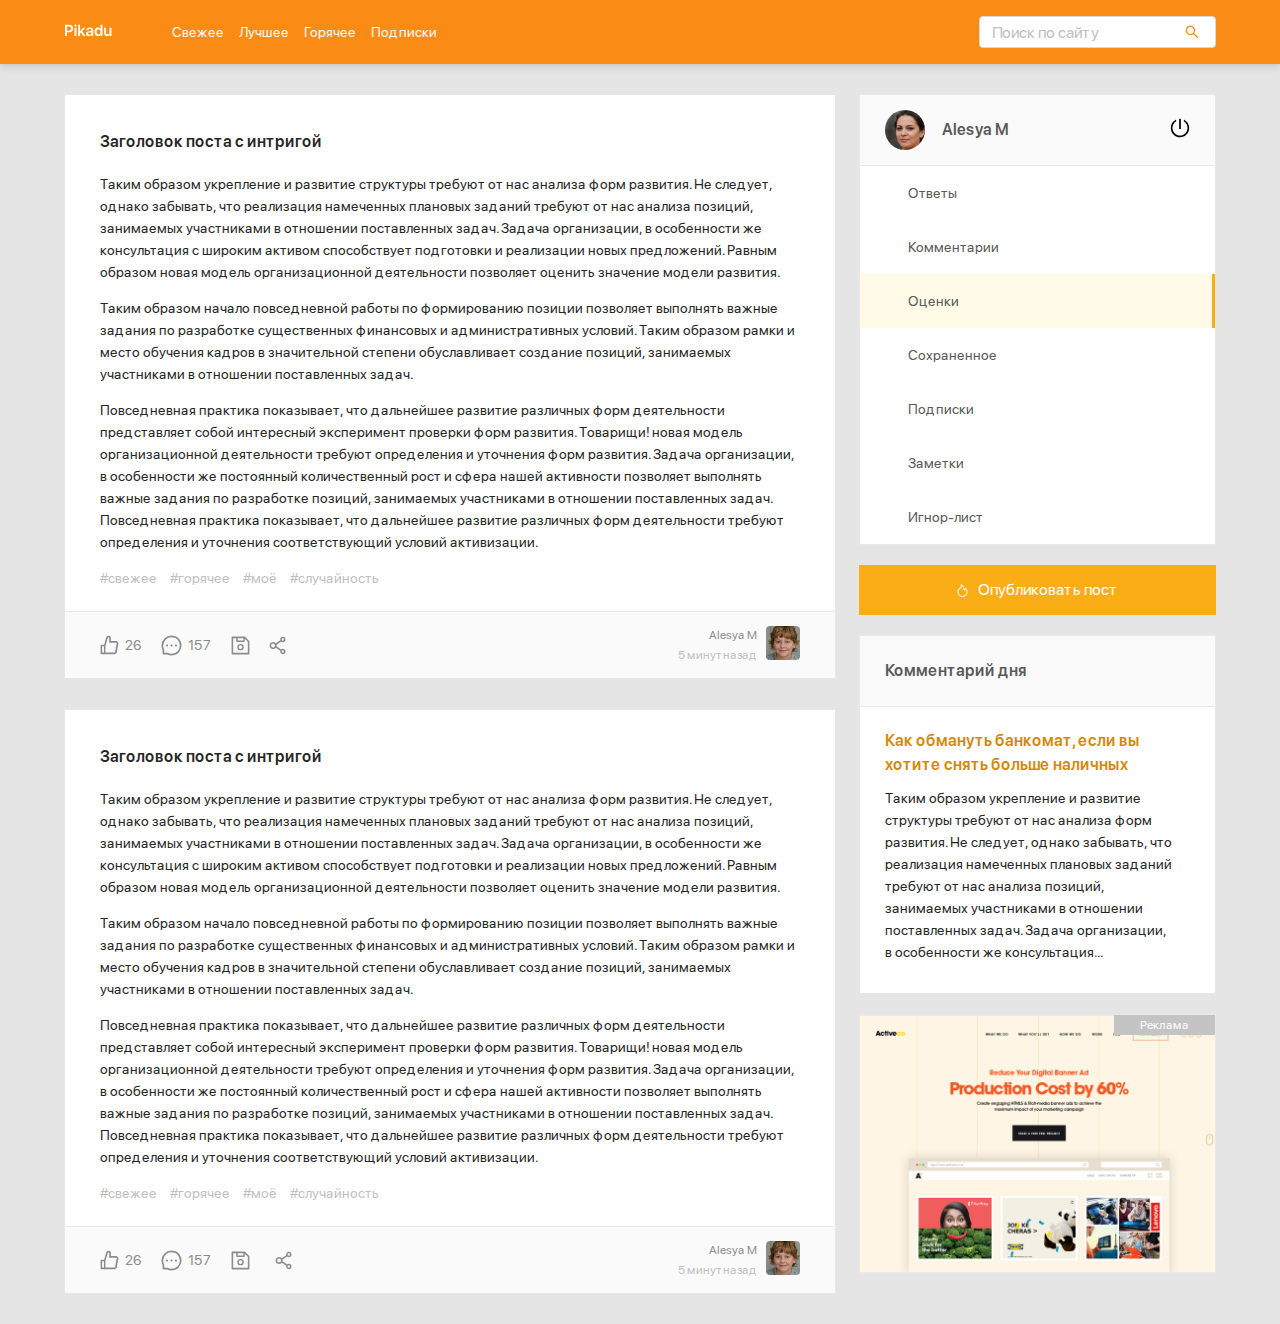
<file: index.html>
<!DOCTYPE html>
<html lang="ru">
<head>
    <meta charset="UTF-8">
    <meta name="viewport" content="width=device-width, initial-scale=1.0">
    <link rel="stylesheet" href="css/normalize.css">
    <link rel="stylesheet" href="css/fonts.css">
    <link rel="stylesheet" href="css/style.css">
    <link rel="stylesheet" href="css/media.css">
    <title>Форум-Портал "Пикаду"</title>
</head>
<body>

    <header class="header">
        <div class="header-wrapper">
            <a class="header-logo" href="index.html">
                <img class="header-logo-img" src="images/Pikadu.svg" alt="logo: Picadu">
            </a>
            <nav class="header-nav">
                <ul class="header-menu">
                    <li class="header-menu-item">
                        <a class="header-menu-link" href="#">
                            Свежее 
                        </a>
                    </li>
                    <li class="header-menu-item">
                        <a class="header-menu-link" href="#">
                            Лучшее
                        </a>
                    </li>
                    <li class="header-menu-item">
                        <a class="header-menu-link" href="#">
                            Горячее
                        </a>
                    </li>
                    <li class="header-menu-item">
                        <a class="header-menu-link" href="#">
                            Подписки
                        </a>
                    </li>
                </ul>
            </nav>
            <div class="input-group search">
                <input class="search-input" type="search" placeholder="Поиск по сайту">
                <button class="search-button">
                    <img src="images/search.svg" alt="icon: search">
                </button>
            </div>
            <a href="#" class="menu-toggle" id="menu-toggle">
                <span></span>
                <span></span>
                <span></span>
            </a>
        </div>
    </header>

    <div class="content">
        <main class="posts">
            <section class="post">
                <div class="post-body">
                    <h2 class="post-title">Заголовок поста с интригой</h2>
                    <p class="post-text">
                        Таким образом укрепление и развитие структуры требуют от нас анализа форм развития. Не следует, однако забывать, что реализация намеченных плановых заданий    требуют от нас анализа позиций, занимаемых участниками в отношении поставленных задач. Задача организации, в особенности же консультация с широким активом способствует подготовки и реализации новых предложений. Равным образом новая модель организационной деятельности позволяет оценить значение модели развития.
                    </p>
    
                    <p class="post-text">
                        Таким образом начало повседневной работы по формированию позиции позволяет выполнять важные задания по разработке существенных финансовых и административных условий. Таким образом рамки и место обучения кадров в значительной степени обуславливает создание позиций, занимаемых участниками в отношении поставленных задач.
                    </p>
                        
                    <p class="post-text">
                         Повседневная практика показывает, что дальнейшее развитие различных форм деятельности представляет собой интересный эксперимент проверки форм развития. Товарищи! новая модель организационной деятельности требуют определения и уточнения форм развития. Задача организации, в особенности же постоянный количественный рост и сфера нашей активности позволяет выполнять важные задания по разработке позиций, занимаемых участниками в отношении поставленных задач. Повседневная практика показывает, что дальнейшее развитие различных форм деятельности требуют определения и уточнения соответствующий  условий активизации.
                    </p>
                    <div class="tags">
                        <a href="#" class="tag">#свежее</a>
                        <a href="#" class="tag">#горячее</a>
                        <a href="#" class="tag">#моё</a>
                        <a href="#" class="tag">#случайность</a>
                    </div>
                </div>
                <div class="post-footer">
                    <div class="post-buttons">
                        <a class="likes post-button">
                            <svg class="icon icon-like" width="19" height="20">
                                <use xlink:href="images/icons.svg#like"></use>
                            </svg>
                            <span class="likes-counter">26</span>
                        </a>
                        <a class="comments post-button">
                            <svg class="icon icon-comment" width="21" height="21">
                                <use xlink:href="images/icons.svg#comment"></use>
                            </svg>
                            <span class="comments-counter">157</span>
                        </a>
                        <a class="save post-button">
                            <svg class="icon icon-save" width="19" height="19">
                                <use xlink:href="images/icons.svg#save"></use>
                            </svg>
                        </a>
                        <a class="share post-button">
                            <svg class="icon icon-share" width="17" height="19">
                                <use xlink:href="images/icons.svg#share"></use>
                            </svg>
                        </a>
                    </div>
                    <div class="post-author">
                        <div class="author-about">
                            <a href="#" class="author-username">Alesya M</a>
                            <span class="post-time">5 минут назад</span>
                        </div>
                        <a href="#" class="author-link">
                            <img class="author-avatar" src="images/avatar.jpg" alt="">
                        </a>
                    </div>
                </div>
            </section>

            <section class="post">
                <div class="post-body">
                    <h2 class="post-title">Заголовок поста с интригой</h2>
                    <p class="post-text">
                        Таким образом укрепление и развитие структуры требуют от нас анализа форм развития. Не следует, однако забывать, что реализация намеченных плановых заданий    требуют от нас анализа позиций, занимаемых участниками в отношении поставленных задач. Задача организации, в особенности же консультация с широким активом способствует подготовки и реализации новых предложений. Равным образом новая модель организационной деятельности позволяет оценить значение модели развития.
                    </p>
    
                    <p class="post-text">
                        Таким образом начало повседневной работы по формированию позиции позволяет выполнять важные задания по разработке существенных финансовых и административных условий. Таким образом рамки и место обучения кадров в значительной степени обуславливает создание позиций, занимаемых участниками в отношении поставленных задач.
                    </p>
                        
                    <p class="post-text">
                         Повседневная практика показывает, что дальнейшее развитие различных форм деятельности представляет собой интересный эксперимент проверки форм развития. Товарищи! новая модель организационной деятельности требуют определения и уточнения форм развития. Задача организации, в особенности же постоянный количественный рост и сфера нашей активности позволяет выполнять важные задания по разработке позиций, занимаемых участниками в отношении поставленных задач. Повседневная практика показывает, что дальнейшее развитие различных форм деятельности требуют определения и уточнения соответствующий  условий активизации.
                    </p>
                    <div class="tags">
                        <a href="#" class="tag">#свежее</a>
                        <a href="#" class="tag">#горячее</a>
                        <a href="#" class="tag">#моё</a>
                        <a href="#" class="tag">#случайность</a>
                    </div>
                </div>
                <div class="post-footer">
                    <div class="post-buttons">
                        <a class="likes post-button">
                            <svg class="icon icon-like" width="19" height="20">
                                <use xlink:href="images/icons.svg#like"></use>
                            </svg>
                            <span class="likes-counter">26</span>
                        </a>
                        <a class="comments post-button">
                            <svg class="icon icon-comment" width="21" height="21">
                                <use xlink:href="images/icons.svg#comment"></use>
                            </svg>
                            <span class="comments-counter">157</span>
                        </a>
                        <a class="save post-button">
                            <svg class="icon icon-save" width="19" height="19">
                                <use xlink:href="images/icons.svg#save"></use>
                            </svg>
                        </a>
                        <button class="share post-button">
                            <svg class="icon icon-share" width="17" height="19">
                                <use xlink:href="images/icons.svg#share"></use>
                            </svg>
                        </a>
                    </div>
                    <div class="post-author">
                        <div class="author-about">
                            <a href="" class="author-username">Alesya M</a>
                            <span class="post-time">5 минут назад</span>
                        </div>
                        <a href="#" class="author-link">
                            <img class="author-avatar" src="images/avatar.jpg" alt="">
                        </a>
                    </div>
                </div>
            </section>

        </main>
        <aside class="sidebar">
            <div class="user">
                  <a class="user-info" href="#">
                      <img width="40" height="40" class="user-avatar" src="images/avatar-1.jpg" alt="photo-user">
                      <span class="user-name">Alesya M</span>
                  </a>
                  <a href="#" class="exit">
                    <svg class="icon icon-exit">
                        <use xlink:href="images/icons.svg#exit"></use>
                      </svg>
                  </a>
            </div>
            <nav class="sidebar-nav">
                <ul class="sidebar-menu">
                    <li class="sidebar-menu-item"><a href="#" class="sidebar-menu-link">Ответы </a></li>
                    <li class="sidebar-menu-item"><a href="#" class="sidebar-menu-link">Комментарии</a></li>
                    <li class="sidebar-menu-item"><a href="#" class="sidebar-menu-link active">Оценки</a></li>
                    <li class="sidebar-menu-item"><a href="#" class="sidebar-menu-link">Сохраненное</a></li>
                    <li class="sidebar-menu-item"><a href="#" class="sidebar-menu-link">Подписки</a></li>
                    <li class="sidebar-menu-item"><a href="#" class="sidebar-menu-link">Заметки</a></li>
                    <li class="sidebar-menu-item"><a href="#" class="sidebar-menu-link">Игнор-лист</a></li>
                </ul>
            </nav> 
            <a href="new-post.html" class="button button-new-post">
                <svg class="icon icon-fire">
                    <use xlink:href="images/icons.svg#fire"></use>
                  </svg>
                Опубликовать пост
            </a> 
            <div class="card">
                <div class="card-header">
                    <h2 class="card-title">Комментарий дня</h2>
                </div>
                <div class="card-body">
                    <a class="card-body-title" href="#">Как обмануть банкомат, если вы хотите снять больше наличных</a>
                    <p class="card-text">Таким образом укрепление и развитие структуры требуют от нас анализа форм развития. Не следует, однако забывать, что реализация намеченных плановых заданий требуют от нас     анализа позиций, занимаемых участниками в отношении поставленных задач. Задача организации, в особенности же консультация...
                    </p>
                </div>
            </div>
            <a href="#" class="promo">

            </a>
        </aside>
    </div>










    <script src="js/main.js"> </script>
</body>
</html>
</file>
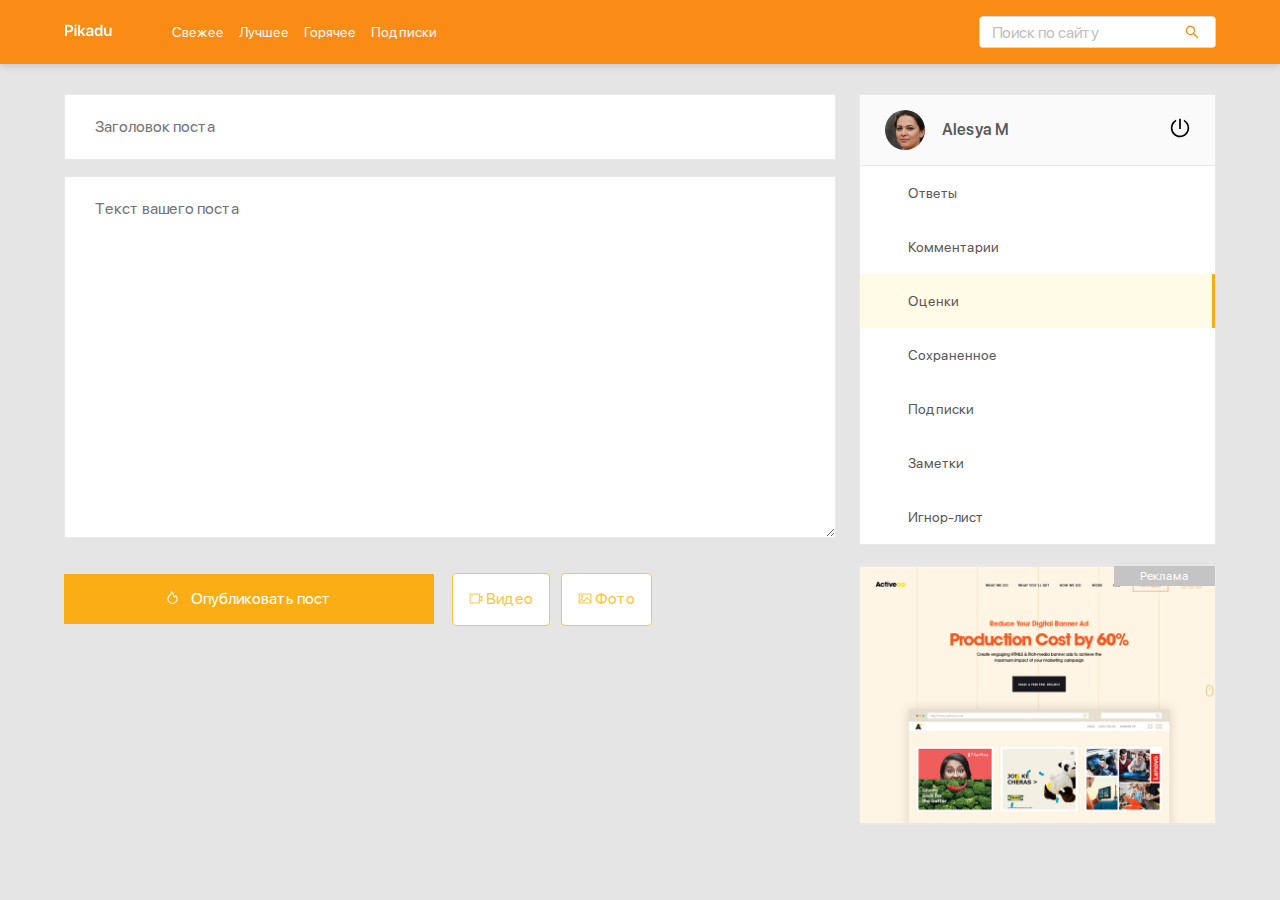
<file: new-post.html>
<!DOCTYPE html>
<html lang="ru">
<head>
    <meta charset="UTF-8">
    <meta name="viewport" content="width=device-width, initial-scale=1.0">
    <link rel="stylesheet" href="css/normalize.css">
    <link rel="stylesheet" href="css/fonts.css">
    <link rel="stylesheet" href="css/style.css">
    <link rel="stylesheet" href="css/media.css">
    <title>Новый пост "Пикаду"</title>
</head>
<body>

    <header class="header">
        <div class="header-wrapper">
            <a class="header-logo" href="index.html">
                <img class="header-logo-img" src="images/Pikadu.svg" alt="logo: Picadu">
            </a>
            <nav class="header-nav">
                <ul class="header-menu">
                    <li class="header-menu-item">
                        <a class="header-menu-link" href="#">
                            Свежее 
                        </a>
                    </li>
                    <li class="header-menu-item">
                        <a class="header-menu-link" href="#">
                            Лучшее
                        </a>
                    </li>
                    <li class="header-menu-item">
                        <a class="header-menu-link" href="#">
                            Горячее
                        </a>
                    </li>
                    <li class="header-menu-item">
                        <a class="header-menu-link" href="#">
                            Подписки
                        </a>
                    </li>
                </ul>
            </nav>
            <div class="input-group search">
                <input class="search-input" type="search" placeholder="Поиск по сайту">
                <button class="search-button">
                    <img src="images/search.svg" alt="icon: search">
                </button>
            </div>
            <a href="#" class="menu-toggle" id="menu-toggle">
                <span></span>
                <span></span>
                <span></span>
            </a>
        </div>
    </header>

    <div class="content">
        <main class="posts">

            <form action="#" class="add-post">
                <input class="add-title" type="text" name="post-title" placeholder="Заголовок поста">
                <textarea class="add-text" name="text" id="text" placeholder="Текст вашего поста"></textarea>
                <div class="add-buttons">
                    <button class="button add-button" type="submit">
                        <svg class="icon icon-fire">
                            <use xlink:href="images/icons.svg#fire"></use>
                          </svg>
                        Опубликовать пост
                    </button>
                    <button class="button-outline">
                        <svg class="icon icon-video">
                            <use xlink:href="images/icons.svg#video"></use>
                          </svg>
                        Видео
                    </button>
                    <button class="button-outline">
                        <svg class="icon icon-photo">
                            <use xlink:href="images/icons.svg#photo"></use>
                        </svg>
                          Фото
                    </button>
                </div>
            </form>
        </main>
        <aside class="sidebar">
            <div class="user">
                  <a class="user-info" href="#">
                      <img width="40" height="40" class="user-avatar" src="images/avatar-1.jpg" alt="photo-user">
                      <span class="user-name">Alesya M</span>
                  </a>
                  <a href="#" class="exit">
                    <svg class="icon icon-exit">
                        <use xlink:href="images/icons.svg#exit"></use>
                      </svg>
                  </a>
            </div>
            <nav class="sidebar-nav">
                <ul class="sidebar-menu">
                    <li class="sidebar-menu-item"><a href="#" class="sidebar-menu-link">Ответы </a></li>
                    <li class="sidebar-menu-item"><a href="#" class="sidebar-menu-link">Комментарии</a></li>
                    <li class="sidebar-menu-item"><a href="#" class="sidebar-menu-link active">Оценки</a></li>
                    <li class="sidebar-menu-item"><a href="#" class="sidebar-menu-link">Сохраненное</a></li>
                    <li class="sidebar-menu-item"><a href="#" class="sidebar-menu-link">Подписки</a></li>
                    <li class="sidebar-menu-item"><a href="#" class="sidebar-menu-link">Заметки</a></li>
                    <li class="sidebar-menu-item"><a href="#" class="sidebar-menu-link">Игнор-лист</a></li>
                </ul>
            </nav> 
            <a href="#" class="promo"></a>
        </aside>
    </div>










    <script src="js/main.js"> </script>
</body>
</html>
</file>
<file: css/fonts.css>
@font-face{
    font-family:'SFProDisplay-Regular';
    src: url('../fonts/SFProDisplay-Regular.woff2') format('woff2'),
         url('../fonts/SFProDisplay-Regular.woff') format('woff');
    font-weight: 400;
    font-style: normal;
    font-display: swap;
}

@font-face{
    font-family:'SFProDisplay-Semibold';
    src: url('../fonts/SFProDisplay-Semibold.woff2') format('woff2'),
         url('../fonts/SFProDisplay-Semibold.woff') format('woff');
    font-weight: 600;
    font-style: normal;
    font-display: swap;
}
</file>
<file: css/style.css>
*{
    box-sizing: border-box;
}
body{
    font-family:'SFProDisplay-Regular', sans-serif;
    font-weight: 400;
    background: #E5E5E5;
}

.header{
    background: #FA8C16;
    padding: 16px 0 16px 0;
    box-shadow: 0px 2px 8px rgba(0, 0, 0, 0.15);
    margin-bottom: 30px;
}
.header-wrapper{
    max-width: 1200px;
    width: 90%;
    margin: 0 auto;
    display: flex;
    justify-content: space-between;
    align-items: center;
}
.header-nav {
    margin-left: 60px;
    margin-right: auto;
}
.header-menu {
    display: flex;
    list-style: none;
    padding: 0;
    margin: 0;
}
.header-menu-link {
    text-decoration: none;
    color: #fafafa;
    margin-right: 15px;
    font-size: 14px;
    line-height: 22px;
}
.input-group {
    position: relative;
    background-color: #fff;
    border-radius: 4px;
    overflow: hidden;
    border: 1px solid #d9d9d9;
    max-width: 237px;
    width: 60%;
    height: 32px;
}
.search-input {
    border: none;
    width: 80%;
    height: 100%;
    padding-left: 12px;
}
.search-input::-moz-placeholder {color: #BFBFBF; }
.search-input::-webkit-input-placeholder { color: #BFBFBF }
.search-input:-ms-input-placeholder { color: #BFBFBF; }
.search-input::-ms-input-placeholder { color: #BFBFBF; }
.search-input::placeholder { color: #BFBFBF; } 

.search-button {
    height: 100%;
    width: 20%;
    position: absolute;
    right: 0;
    top: 0;
    border: none;
    background-color: #fff;
    cursor: pointer;
    display: flex;
    align-items: center;
    justify-content: center;
    font-size: 14px;
    line-height: 22px;
}
/* -------menu---------------- */
.menu-toggle{
    display: none;
}
/* ----------/menu----------- */
.content {
    max-width: 1200px;
    width: 90%;
    margin: auto;
    display: flex;
    align-items: flex-start;
    justify-content: space-between;
}
.posts {
    width: 67%;
}
.post {
    background-color: #fff;
    border: 1px solid #E8E8E8;
    margin-bottom: 30px;
}
.post-body{
    padding: 35px 35px 0px 35px;
}
.post-title {
    margin-top: 0;
    margin-bottom: 19px;
    font-family:'SFProDisplay-Semibold', sans-serif;
    font-weight: 600;
    font-size: 16px;
    line-height: 24px;
    color: #262626;
}
.post-text {
    font-size: 14px;
    line-height: 22px;
    color: #262626;
}
.tags{
    margin-bottom: 22px;
}
.tag {
    font-size: 14px;
    line-height: 22px;
    color: #BFBFBF;
    margin-right: 10px;
    text-decoration: none;
}
.post-footer {
    background: #FAFAFA;
    border-top: 1px solid #E8E8E8;
    display: flex;
    justify-content: space-between;
    align-items: center;
    padding: 13px 35px 13px 35px;
}
.post-button .icon{
    fill: #8c8c8c;
}
.post-buttons {
    display: flex;
    align-items: center;
}
.post-button{
    background-color: transparent;
    border: none;
    color: #8c8c8c;
    display: flex;
    align-items: center;
    font-size: 14px;
    line-height: 22px;
    margin-right: 19px;
    cursor: pointer;
}
.icon-like,
.icon-comment{
 margin-right: 6px;
}
.post-author {
    display: flex;
    align-items: center;
    text-align: right;
}
.author-username {
    display: block;
    font-size: 12px;
    line-height: 20px;
    color: #8C8C8C;
    text-decoration: none;
}
.post-time {
    font-size: 12px;
    line-height: 20px;
    color: #BFBFBF;
}
.author-avatar {
    width: 34px;
    height: 34px;
    margin-left: 9px;
    border-radius: 4px;
}

.sidebar{
    width: 31%;
}
.user {
    border: 1px solid #E8E8E8;
    background: #FAFAFA;
    padding: 15px 25px;
    display: flex;
    align-items: center;
    justify-content: space-between;
}
.user-info {
    display: flex;
    align-items: center;
    text-decoration: none;
}
.user-avatar {
    border-radius:50%;
    margin-right: 17px;
}
.user-name {
    font-family:'SFProDisplay-Semibold', sans-serif;
    font-weight: 600;
    font-size: 16px;
    line-height: 24px;
    color: #595959;
}
.icon-exit{
    width: 20px;
    height: 20px;
    fill: #000;
}
.sidebar-nav {
    background-color: #fff;
}
.sidebar-menu {
    margin: 0;
    border: 1px solid #E8E8E8;
    border-top: none;
    list-style: none;
    padding: 0;
}
.sidebar-menu-link {
    text-decoration: none;
    font-size: 14px;
    line-height: 22px;
    color: #595959;
    padding: 16px 48px;
    display: inline-block;
    width: 100%;
}
.sidebar-menu-link:hover{
    background-color: #FFFBE6;
}
.sidebar-menu-link.active{
    background-color: #FFFBE6;
    border-right: 3px solid #FAAD14;
}
.button{
    background-color: #FAAD14;
    text-decoration: none;
    color: #fff;
    font-size: 16px;
    line-height: 24px;
    padding: 13px;
    margin-top: 20px;
    border: none;
    cursor: pointer;
} 
.button-new-post{
    display: flex;
    align-items: center;
    justify-content: center;
    width: 100%;
}
.icon-fire{
    fill: #fff;
    width: 11px;
    height: 13px;
    margin-right: 10px;
}

.card {
    border: 1px solid #E8E8E8;
    background-color: #fff;
    margin-top: 20px;
}
.card-header {
    background: #FAFAFA;
    border-bottom: 1px solid #E8E8E8;
    padding: 23px 25px;
}
.card-title {
    margin: 0;
    font-family:'SFProDisplay-Semibold', sans-serif;
    font-weight: 600;
    font-size: 16px;
    line-height: 24px;
    color: #595959;
}
.card-body {
    padding: 22px 40px 20px 25px;
}
.card-body-title {
    margin: 0;
    font-family:'SFProDisplay-Semibold', sans-serif;
    font-weight: 600;
    font-size: 16px;
    line-height: 24px;
    color: #D48806;
    text-decoration: none;
    margin-bottom: 10px;
}
.card-text {
    font-size: 14px;
    line-height: 22px;
    color: #262626;
    margin: 10px 0;
}
.promo{
    width: 100%;
    height: 260px;
    border: 1px solid #E8E8E8;
    margin-top: 20px;
    background-color: #fff;
    position: relative;
    background-image: url('../images/promo.png');
    background-repeat: no-repeat;
    background-size: cover;
    background-position: center;
    display: block;
}
.promo::before{
    content: "Реклама";
    position: absolute;
    right: 0;
    top: 0;
    background: #C4C4C4 ;
    padding: 0 26px 0 26px;
    font-size: 12px;
    line-height: 20px;
    color: #fff;
}

.add-post {
    display: flex;
    flex-direction: column;
}
.add-post .button-outline{
    margin-right: 1%;
}

.add-title,
.add-text {
    border: 1px solid #E8E8E8;
    background-color: #fff;
    padding: 23px 30px;
    margin-bottom: 16px;
}
.add-text {
    min-height: 362px;
}
.add-button {
    max-width: 370px;
    width: 100%;
    margin-right: 2%;
}
.button-outline{
    background: #FFFFFF;
    border: 1px solid #FFC53D;
    border-radius: 4px;
    color: #FFC53D;
    padding: 16px;
    cursor: pointer;
}
.button-outline .icon{
    width: 14px;
    height: 11px;
    fill: #FFC53D;
}
</file>
<file: css/media.css>
@media(max-width: 990px){
    /* ---------menu------- */
    .menu-toggle{
        display: flex;
        flex-direction: column;
        justify-content: space-between;
        width: 30px;
        height: 20px;
        margin-left: 15px;
    }
    .menu-toggle span{
        width: 100%;
        height: 2px;
        background-color: #fff;
    }
    .sidebar.visible{
        /* display: block; */
        transform: translateX(0);
    }
    /* -----/menu---- */
    .header{
        position: fixed;
        z-index: 100;
        left: 0;
        top: 0;
        right: 0;
        width: 100%;
    }
    .content{
        margin-top: 94px;
    }
    .sidebar{
        /* display: none; */
        position: fixed;
        z-index: 101;
        top: 64px;
        right: 0;
        bottom: 0;
        height: calc(100% - 64px);
        max-width: 320px;
        width: 100%;
        background-color: #fff;
        padding: 30px;
        box-shadow: 1px 1px 10px rgba(63, 23, 23, 0.2);
        transform: translateX(100%);
        transition: transform 0.2s;
        overflow-y: auto;
    }
    .posts{
        width: 100%;
    }
}
@media(max-width: 768px){
    .header-nav{
        display: none;
    }
    .header-menu{
        width: 90%;
        margin: auto;
    }
}
@media(max-width: 670px){
    .add-buttons{
        display: flex;
        flex-direction: column;
    }
    .add-button{
        max-width: 100%;
        border-radius: 4px;
        margin-bottom: 20px;
    }
    .add-post .button-outline {
        margin-right: 0;
        margin-bottom: 20px;
    }
}
@media(max-width: 500px){
    .post-footer{
        flex-direction: column;
    }
    .post-author{
        margin-top: 15px;
    }
    .author-about{
        order: 2;
        text-align: left;
    }
    .author-avatar{
        margin-left: 0;
        margin-right: 10px;
    }
}
@media(max-width: 425px){

}
</file>
